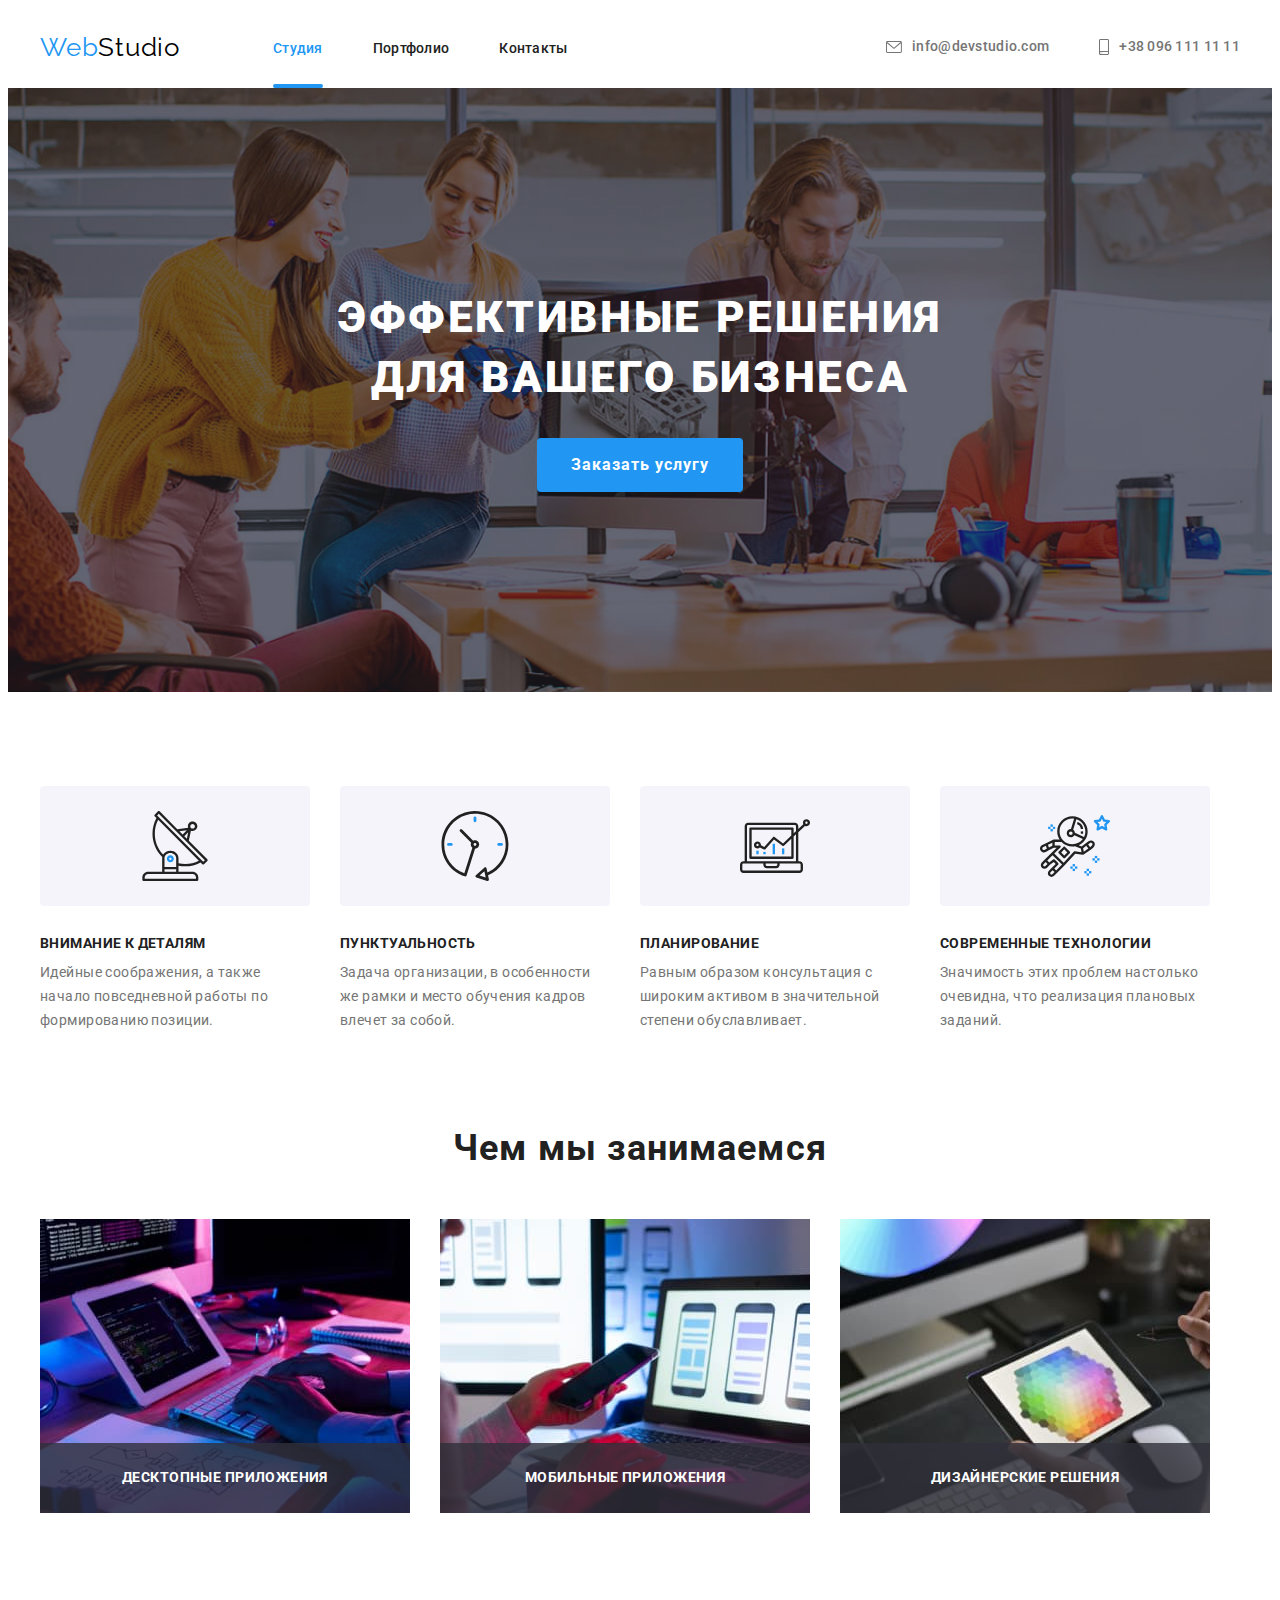
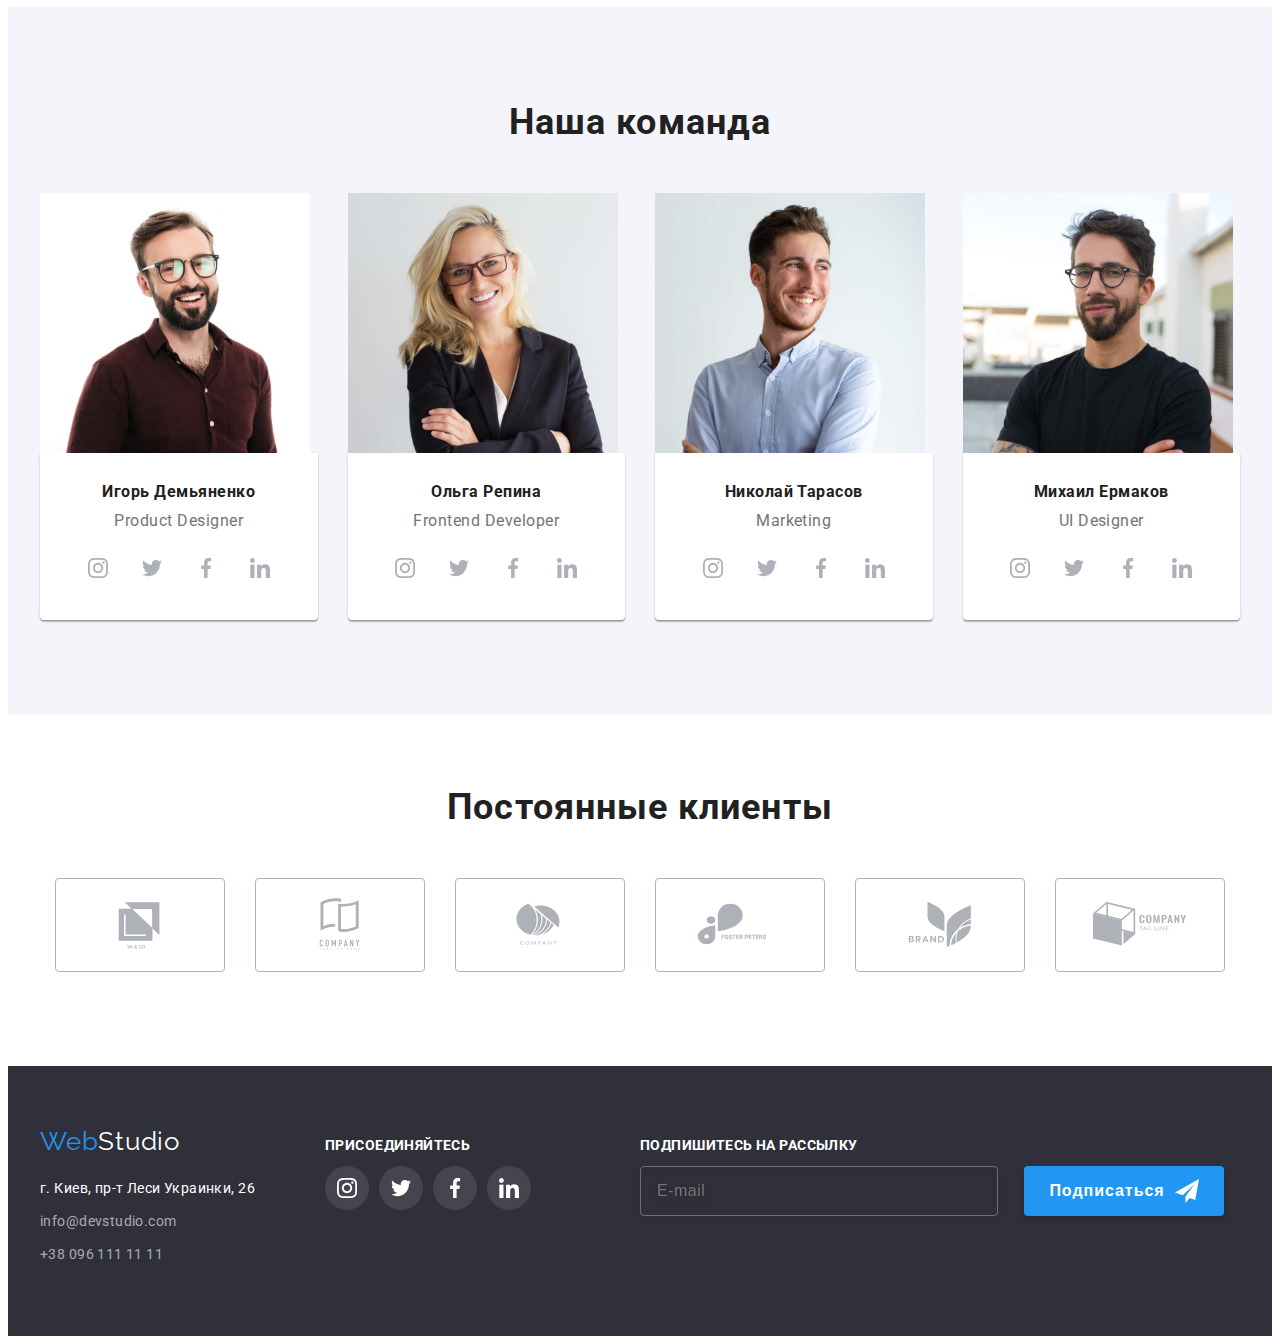
<file: index.html>
<!DOCTYPE html>
<html lang="ru">
  <head>
    <meta charset="UTF-8" />
    <meta name="viewport" content="width=device-width, initial-scale=1.0" />
    <meta http-equiv="X-UA-Compatible" content="ie=edge" />
    <title>Document</title>
    <link rel="preconnect" href="https://fonts.googleapis.com" />
    <link rel="preconnect" href="https://fonts.gstatic.com" crossorigin />
    <link
      href="https://fonts.googleapis.com/css2?family=Raleway:wght@700&family=Roboto:wght@400;500;700;900&display=swap"
      rel="stylesheet"
    />
    <link
      rel="stylesheet"
      href="https://cdnjs.cloudflare.com/ajax/libs/modern-normalize/1.1.0/modern-normalize.min.css"
      integrity="sha512-wpPYUAdjBVSE4KJnH1VR1HeZfpl1ub8YT/NKx4PuQ5NmX2tKuGu6U/JRp5y+Y8XG2tV+wKQpNHVUX03MfMFn9Q=="
      crossorigin="anonymous"
      referrerpolicy="no-referrer"
    />
    <link rel="stylesheet" href="./css/styles.css" />
  </head>

  <body>
    <!--Шапка сайта-->
    <header class="header">
      <div class="container header-container">
        <nav class="navigation">
          <a href="./index.html" class="logo">
            Web<span class="logo-blk">Studio</span>
          </a>
          <ul class="header-list list">
            <li class="header-item">
              <a href="./index.html" class="header-link current">Студия</a>
            </li>
            <li class="header-item">
              <a href="./portfolio.html" class="header-link">Портфолио</a>
            </li>
            <li class="header-item">
              <a href="" class="header-link">Контакты</a>
            </li>
          </ul>
        </nav>
        <div class="header-connect">
          <ul class="header-list list">
            <li>
              <a href="mailto:info@devstudio.com" class="header-link-mail"
                ><svg class="header-link-icon" width="16" height="12">
                  <use href="./image/icons/contact.svg#icon-envelope"></use>
                </svg>
                info@devstudio.com</a
              >
            </li>
            <li>
              <a href="tel:+380961111111" class="header-link-tel"
                ><svg class="header-link-icon" width="10" height="16">
                  <use
                    href="./image/icons/contact.svg#icon-smartphone"
                  ></use></svg
                >+38 096 111 11 11</a
              >
            </li>
          </ul>
        </div>
      </div>
    </header>
    <main>
      <!--Герой-->
      <div>
        <section class="hero">
          <div class="container">
            <div class="hero-title-container">
              <h1 class="hero-title">Эффективные решения для вашего бизнеса</h1>
            </div>
            <button type="button" class="hero-button" data-modal-open>
              Заказать услугу
            </button>
          </div>
        </section>
      </div>

      <!--Особенности-->

      <section class="features">
        <div class="container">
          <h2 class="visually-hidden">Особенности</h2>
          <ul class="features-list list">
            <li class="features-item">
              <div class="features-item-box">
                <svg class="features-item-icon" width="70" height="70">
                  <use href="./image/icons/FEATURES.svg#icon-antenna-1"></use>
                </svg>
              </div>
              <h3 class="features-subtitle">Внимание к деталям</h3>
              <p class="features-text">
                Идейные соображения, а также начало повседневной работы по
                формированию позиции.
              </p>
            </li>
            <li class="features-item">
              <div class="features-item-box">
                <svg class="features-item-icon" width="70" height="70">
                  <use href="./image/icons/FEATURES.svg#icon-clock-1"></use>
                </svg>
              </div>
              <h3 class="features-subtitle">Пунктуальность</h3>
              <p class="features-text">
                Задача организации, в особенности же рамки и место обучения
                кадров влечет за собой.
              </p>
            </li>
            <li class="features-item">
              <div class="features-item-box">
                <svg class="features-item-icon" width="70" height="70">
                  <use href="./image/icons/FEATURES.svg#icon-diagram-1"></use>
                </svg>
              </div>
              <h3 class="features-subtitle">Планирование</h3>
              <p class="features-text">
                Равным образом консультация с широким активом в значительной
                степени обуславливает.
              </p>
            </li>
            <li class="features-item">
              <div class="features-item-box">
                <svg class="features-item-icon" width="70" height="70">
                  <use href="./image/icons/FEATURES.svg#icon-astronaut-1"></use>
                </svg>
              </div>
              <h3 class="features-subtitle">Современные технологии</h3>
              <p class="features-text">
                Значимость этих проблем настолько очевидна, что реализация
                плановых заданий.
              </p>
            </li>
          </ul>
        </div>
      </section>

      <!--Чем мы занимаемся-->
      <section class="line">
        <div class="container">
          <h2 class="line-title">Чем мы занимаемся</h2>
          <ul class="line-list list">
            <li class="line-item">
              <img src="./image/box1.jpg" alt="работа с текстом" width="370" />
              <p class="line-top-text">Десктопные приложения</p>
            </li>
            <li class="line-item">
              <img src="./image/box2.jpg" alt="выбор дизайна" width="370" />
              <p class="line-top-text">Мобильные приложения</p>
            </li>
            <li class="line-item">
              <img src="./image/box3.jpg" alt="подбор цвета" width="370" />
              <p class="line-top-text">Дизайнерские решения</p>
            </li>
          </ul>
        </div>
      </section>
      <section class="about">
        <!--Команда ВебСтудио-->

        <div class="container">
          <h2 class="about-title">Наша команда</h2>
          <ul class="about-list list">
            <li class="about-item">
              <img
                src="./image/img-1.jpg"
                alt="фотография члена команды"
                width="270"
              />
              <div class="about-item-content about-frame">
                <h3 class="about-subtitle">Игорь Демьяненко</h3>
                <p class="about-text">Product Designer</p>
                <ul class="about-socials-list list">
                  <li class="about-socials-item">
                    <a href="" class="about-socials-link">
                      <svg class="about-socials-icon" width="20" height="20">
                        <use
                          href="./image/icons/socials.svg#icon-instagram-2"
                        ></use>
                      </svg>
                    </a>
                  </li>
                  <li class="about-socials-item">
                    <a href="" class="about-socials-link"
                      ><svg class="about-socials-icon" width="20" height="20">
                        <use
                          href="./image/icons/socials.svg#icon-twitter-1"
                        ></use></svg
                    ></a>
                  </li>
                  <li class="about-socials-item">
                    <a href="" class="about-socials-link">
                      <svg class="about-socials-icon" width="20" height="20">
                        <use
                          href="./image/icons/socials.svg#icon-facebook-1"
                        ></use>
                      </svg>
                    </a>
                  </li>
                  <li class="about-socials-item">
                    <a href="" class="about-socials-link">
                      <svg class="about-socials-icon" width="20" height="20">
                        <use
                          href="./image/icons/socials.svg#icon-linkedin-1"
                        ></use>
                      </svg>
                    </a>
                  </li>
                </ul>
              </div>
            </li>

            <li class="about-item">
              <img
                src="./image/img-2.jpg"
                alt="фотография члена команды"
                width="270"
              />
              <div class="about-item-content about-frame">
                <h3 class="about-subtitle">Ольга Репина</h3>
                <p class="about-text">Frontend Developer</p>
                <ul class="about-socials-list list">
                  <li class="about-socials-item">
                    <a href="" class="about-socials-link">
                      <svg class="about-socials-icon" width="20" height="20">
                        <use
                          href="./image/icons/socials.svg#icon-instagram-2"
                        ></use>
                      </svg>
                    </a>
                  </li>
                  <li class="about-socials-item">
                    <a href="" class="about-socials-link"
                      ><svg class="about-socials-icon" width="20" height="20">
                        <use
                          href="./image/icons/socials.svg#icon-twitter-1"
                        ></use></svg
                    ></a>
                  </li>
                  <li class="about-socials-item">
                    <a href="" class="about-socials-link">
                      <svg class="about-socials-icon" width="20" height="20">
                        <use
                          href="./image/icons/socials.svg#icon-facebook-1"
                        ></use>
                      </svg>
                    </a>
                  </li>
                  <li class="about-socials-item">
                    <a href="" class="about-socials-link">
                      <svg class="about-socials-icon" width="20" height="20">
                        <use
                          href="./image/icons/socials.svg#icon-linkedin-1"
                        ></use>
                      </svg>
                    </a>
                  </li>
                </ul>
              </div>
            </li>
            <li class="about-item">
              <img
                src="./image/img-3.jpg"
                alt="фотография члена команды"
                width="270"
              />
              <div class="about-item-content about-frame">
                <h3 class="about-subtitle">Николай Тарасов</h3>
                <p class="about-text">Marketing</p>
                <ul class="about-socials-list list">
                  <li class="about-socials-item">
                    <a href="" class="about-socials-link">
                      <svg class="about-socials-icon" width="20" height="20">
                        <use
                          href="./image/icons/socials.svg#icon-instagram-2"
                        ></use>
                      </svg>
                    </a>
                  </li>
                  <li class="about-socials-item">
                    <a href="" class="about-socials-link"
                      ><svg class="about-socials-icon" width="20" height="20">
                        <use
                          href="./image/icons/socials.svg#icon-twitter-1"
                        ></use></svg
                    ></a>
                  </li>
                  <li class="about-socials-item">
                    <a href="" class="about-socials-link">
                      <svg class="about-socials-icon" width="20" height="20">
                        <use
                          href="./image/icons/socials.svg#icon-facebook-1"
                        ></use>
                      </svg>
                    </a>
                  </li>
                  <li class="about-socials-item">
                    <a href="" class="about-socials-link">
                      <svg class="about-socials-icon" width="20" height="20">
                        <use
                          href="./image/icons/socials.svg#icon-linkedin-1"
                        ></use>
                      </svg>
                    </a>
                  </li>
                </ul>
              </div>
            </li>
            <li class="about-item">
              <img
                src="./image/img-4.jpg"
                alt="фотография члена команды"
                width="270"
              />
              <div class="about-item-content about-frame">
                <h3 class="about-subtitle">Михаил Ермаков</h3>
                <p class="about-text">UI Designer</p>
                <ul class="about-socials-list list">
                  <li class="about-socials-item">
                    <a href="" class="about-socials-link">
                      <svg class="about-socials-icon" width="20" height="20">
                        <use
                          href="./image/icons/socials.svg#icon-instagram-2"
                        ></use>
                      </svg>
                    </a>
                  </li>
                  <li class="about-socials-item">
                    <a href="" class="about-socials-link"
                      ><svg class="about-socials-icon" width="20" height="20">
                        <use
                          href="./image/icons/socials.svg#icon-twitter-1"
                        ></use></svg
                    ></a>
                  </li>
                  <li class="about-socials-item">
                    <a href="" class="about-socials-link">
                      <svg class="about-socials-icon" width="20" height="20">
                        <use
                          href="./image/icons/socials.svg#icon-facebook-1"
                        ></use>
                      </svg>
                    </a>
                  </li>
                  <li class="about-socials-item">
                    <a href="" class="about-socials-link">
                      <svg class="about-socials-icon" width="20" height="20">
                        <use
                          href="./image/icons/socials.svg#icon-linkedin-1"
                        ></use>
                      </svg>
                    </a>
                  </li>
                </ul>
              </div>
            </li>
          </ul>
        </div>
      </section>

      <!--Постоянные клиенты-->

      <section class="clients">
        <div class="container">
          <h2 class="clients-title">Постоянные клиенты</h2>
          <ul class="clients-list list">
            <li class="clients-item">
              <a href="" class="clients-link">
                <svg class="clients-icon" width="106" height="60">
                  <use href="./image/icons/clients.svg#icon-Logo-1"></use></svg
              ></a>
            </li>
            <li class="clients-item">
              <a href="" class="clients-link"
                ><svg class="clients-icon" width="106" height="60">
                  <use href="./image/icons/clients.svg#icon-Logo-2"></use>
                </svg>
              </a>
            </li>
            <li class="clients-item">
              <a href="" class="clients-link">
                <svg class="clients-icon" width="106" height="60">
                  <use href="./image/icons/clients.svg#icon-Logo-3"></use></svg
              ></a>
            </li>
            <li class="clients-item">
              <a href="" class="clients-link">
                <svg class="clients-icon" width="106" height="60">
                  <use href="./image/icons/clients.svg#icon-Logo-4"></use></svg
              ></a>
            </li>
            <li class="clients-item">
              <a href="" class="clients-link">
                <svg class="clients-icon" width="106" height="60">
                  <use href="./image/icons/clients.svg#icon-Logo-5"></use></svg
              ></a>
            </li>
            <li class="clients-item">
              <a href="" class="clients-link">
                <svg class="clients-icon" width="106" height="60">
                  <use href="./image/icons/clients.svg#icon-Logo-6"></use></svg
              ></a>
            </li>
          </ul>
        </div>
      </section>
    </main>

    <!-- Футер -->
    <footer>
      <div class="container footer-cont">
        <div class="footer-left-side">
          <div class="container-logo">
            <a href="./index.html" class="footer-logo">
              Web<span class="logo-wht">Studio</span>
            </a>
          </div>
          <address>
            <ul class="list">
              <li class="footer-item">
                <a
                  href="https://goo.gl/maps/s7FZJ9aVDDxHXywv8"
                  class="address"
                  target="_blank"
                  >г. Киев, пр-т Леси Украинки, 26</a
                >
              </li>
              <li class="footer-item">
                <a href="mailto:info@devstudio.com" class="footer-link-mail"
                  >info@devstudio.com</a
                >
              </li>
              <li class="footer-item">
                <a href="tel:+380961111111" class="footer-link-tel"
                  >+38 096 111 11 11</a
                >
              </li>
            </ul>
          </address>
        </div>
        <div class="footer-central-part">
          <p class="footer-right-text">присоединяйтесь</p>
          <ul class="footer-right-list list">
            <li class="footer-right-item">
              <a href="" class="footer-socials-link">
                <svg class="footer-socials-icon" width="20" height="20">
                  <use href="./image/icons/socials.svg#icon-instagram-2"></use>
                </svg>
              </a>
            </li>
            <li class="footer-right-item">
              <a href="" class="footer-socials-link">
                <svg class="footer-socials-icon" width="20" height="20">
                  <use href="./image/icons/socials.svg#icon-twitter-1"></use>
                </svg>
              </a>
            </li>
            <li class="footer-right-item">
              <a href="" class="footer-socials-link">
                <svg class="footer-socials-icon" width="20" height="20">
                  <use href="./image/icons/socials.svg#icon-facebook-1"></use>
                </svg>
              </a>
            </li>
            <li class="footer-right-item">
              <a href="" class="footer-socials-link">
                <svg class="footer-socials-icon" width="20" height="20">
                  <use href="./image/icons/socials.svg#icon-linkedin-1"></use>
                </svg>
              </a>
            </li>
          </ul>
        </div>
        <div class="footer-right-side">
          <p class="footer-right-side-text">Подпишитесь на рассылку</p>
          <form class="right-side-form">
            <div class="right-side-wrap">
              <input
                type="email"
                class="right-side-email"
                name="right-side-email"
                placeholder="E-mail"
              />
              <button type="submit" class="footer-btn">
                Подписаться
                <svg class="footer-btn-icon" width="24" height="24">
                  <use href="image/icons/contact.svg#icon-icon-send"></use>
                </svg>
              </button>
            </div>
          </form>
        </div>
      </div>
    </footer>
    <div class="backdrop is-hidden" data-modal>
      <div class="modal">
        <button type="button" class="modal-close-btn" data-modal-close>
          <svg class="modal-close-icon" width="18" height="18">
            <use href="./image/icons/contact.svg#icon-modal-close"></use>
          </svg>
        </button>
        <p class="modal-title">Оставьте свои данные, мы вам перезвоним</p>
        <form class="modal-form">
          <div class="form-field">
            <label for="user-name" class="modal-label">Имя</label>
            <div class="modal-inpup-wrap">
              <input
                type="text"
                name="user-name"
                class="modal-input"
                id="user-name"
              />
              <svg class="modal-icon" width="18" height="18">
                <use
                  href="./image/icons/contact.svg#icon-person-black-18dp-1"
                ></use>
              </svg>
            </div>
          </div>
          <div class="form-field">
            <label for="user-tel" class="modal-label">Телефон</label>
            <div class="modal-inpup-wrap">
              <input
                type="tel"
                name="user-tel"
                class="modal-input"
                id="user-tel"
              />
              <svg class="modal-icon" width="18" height="18">
                <use
                  href="./image/icons/contact.svg#icon-phone-black-18dp-1"
                ></use>
              </svg>
            </div>
          </div>
          <div class="form-field">
            <label for="user-email" class="modal-label">Почта</label>
            <div class="modal-inpup-wrap">
              <input
                type="email"
                name="user-email"
                class="modal-input"
                id="user-email"
              />
              <svg class="modal-icon" width="18" height="18">
                <use
                  href="./image/icons/contact.svg#icon-email-black-18dp-1"
                ></use>
              </svg>
            </div>
          </div>
          <div class="form-field-textarea">
            <label for="user-text" class="modal-label">Комментарий</label>
            <textarea
              name="user-text"
              id="user-text"
              class="modal-text"
              placeholder="Введите текст"
            ></textarea>
          </div>
          <div class="form-field-checkbox">
            <input
              type="checkbox"
              class="modal-check visually-hidden"
              name="modal-check"
              id="modal-check"
            />
            <label for="modal-check" class="modal-check-text"
              >Соглашаюсь с рассылкой и принимаю
              <a href="">
                <span class="modal-check-contract">Условия договора</span>
              </a>
            </label>
          </div>
          <button type="submit" class="modal-btn">Отправить</button>
        </form>
      </div>
    </div>
    <script>
      (() => {
        const refs = {
          openModalBtn: document.querySelector('[data-modal-open]'),
          closeModalBtn: document.querySelector('[data-modal-close]'),
          modal: document.querySelector('[data-modal]'),
        };

        refs.openModalBtn.addEventListener('click', toggleModal);
        refs.closeModalBtn.addEventListener('click', toggleModal);

        function toggleModal() {
          refs.modal.classList.toggle('is-hidden');
        }
      })();
    </script>
  </body>
</html>
</file>
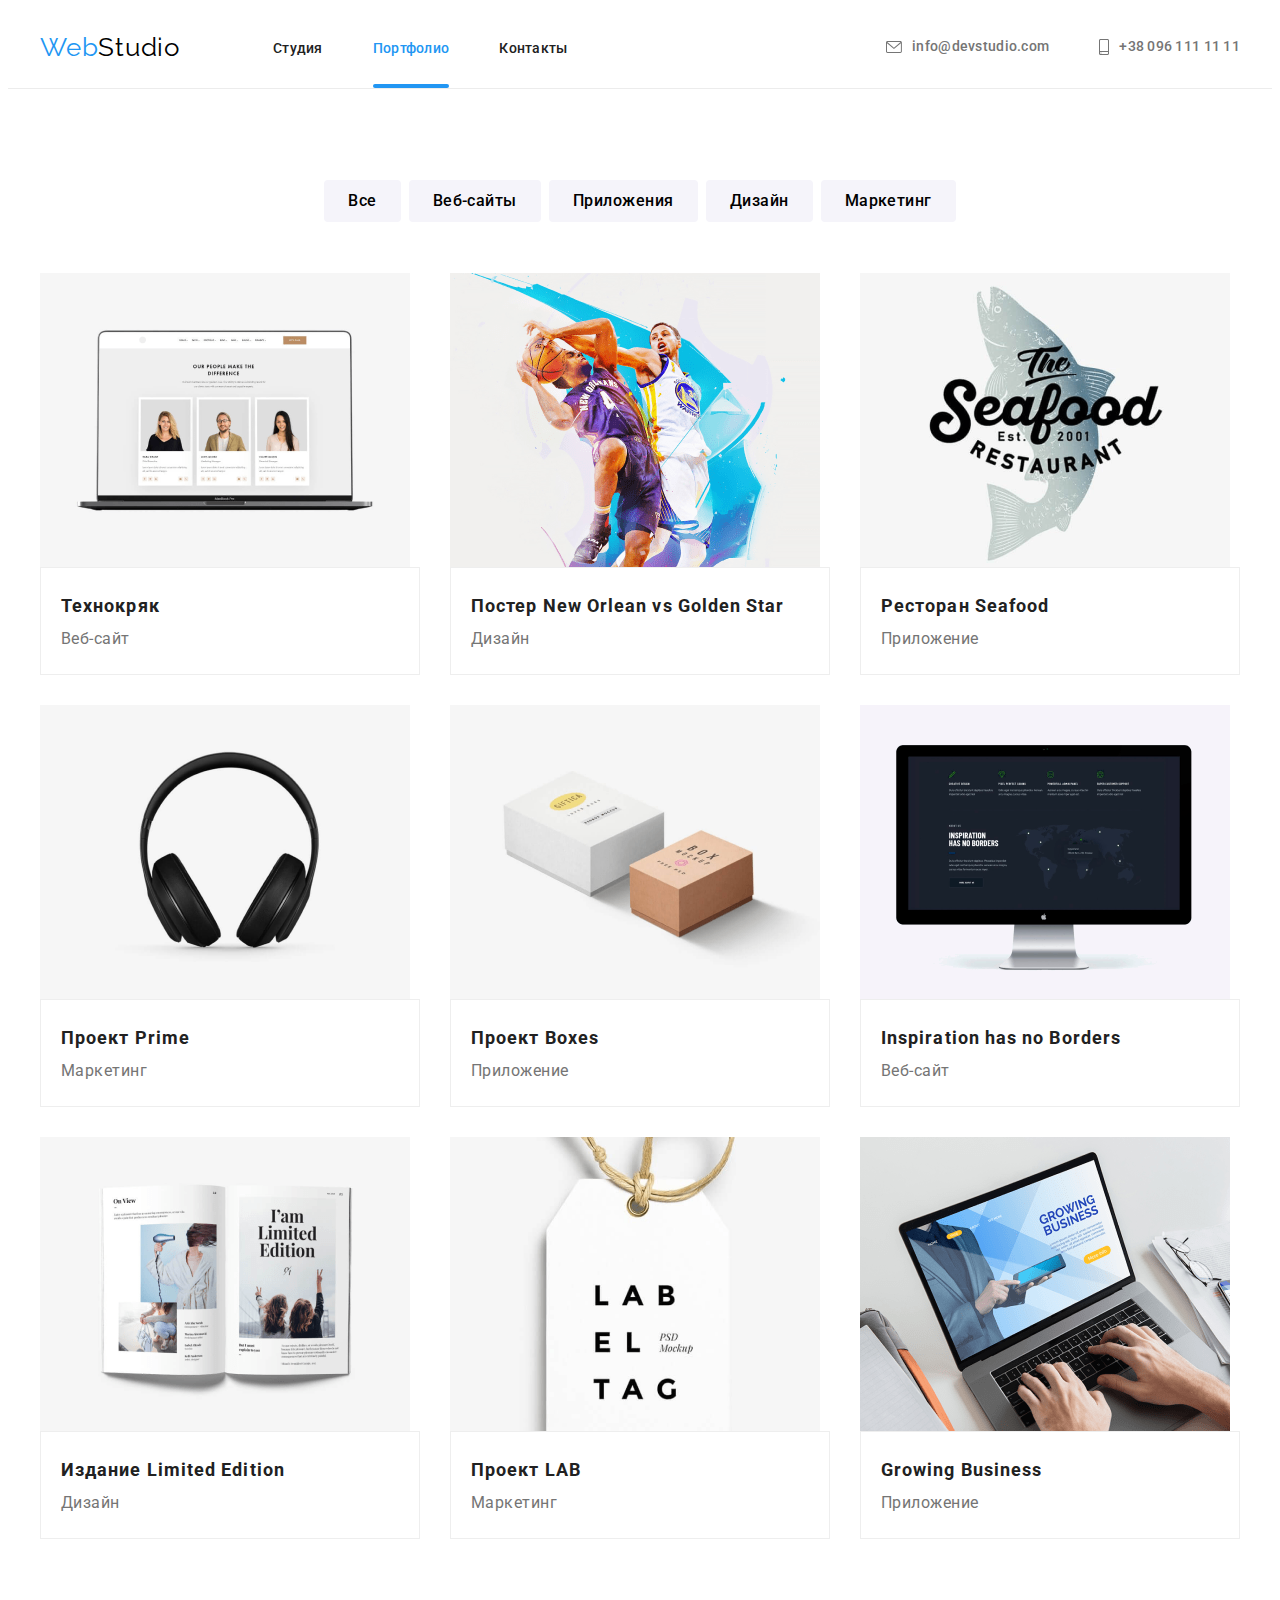
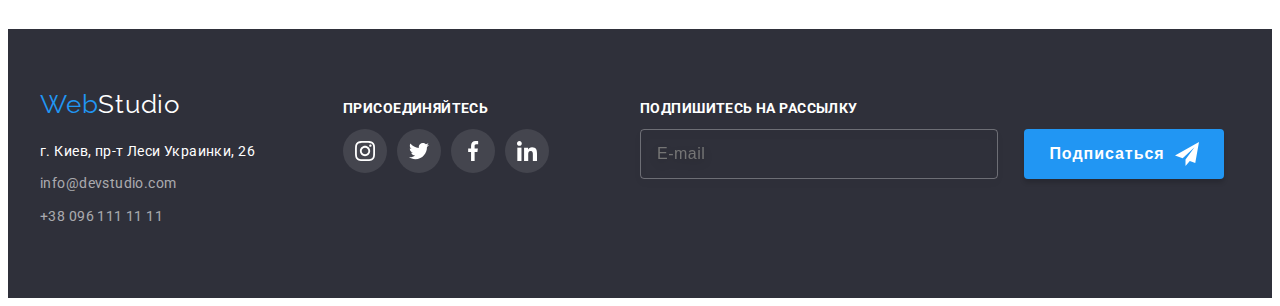
<file: portfolio.html>
<!DOCTYPE html>
<html lang="en">
  <head>
    <meta charset="UTF-8" />
    <meta http-equiv="X-UA-Compatible" content="IE=edge" />
    <meta name="viewport" content="width=device-width, initial-scale=1.0" />
    <title>Document</title>
    <link rel="preconnect" href="https://fonts.googleapis.com" />
    <link rel="preconnect" href="https://fonts.gstatic.com" crossorigin />
    <link
      href="https://fonts.googleapis.com/css2?family=Raleway:wght@700&family=Roboto:wght@400;500;700;900&display=swap"
      rel="stylesheet"
    />
    <link
      rel="stylesheet"
      href="https://cdnjs.cloudflare.com/ajax/libs/modern-normalize/1.1.0/modern-normalize.min.css"
      integrity="sha512-wpPYUAdjBVSE4KJnH1VR1HeZfpl1ub8YT/NKx4PuQ5NmX2tKuGu6U/JRp5y+Y8XG2tV+wKQpNHVUX03MfMFn9Q=="
      crossorigin="anonymous"
      referrerpolicy="no-referrer"
    />
    <link rel="stylesheet" href="./css/styles.css" />
  </head>
  <body>
    <!--Шапка сайта-->
    <header class="header box">
      <div class="container header-container">
        <nav class="navigation">
          <a href="./index.html" class="logo">
            Web<span class="logo-blk">Studio</span>
          </a>
          <ul class="header-list list">
            <li class="header-item">
              <a href="./index.html" class="header-link">Студия</a>
            </li>
            <li class="header-item">
              <a href="" class="header-link current">Портфолио</a>
            </li>
            <li class="header-item">
              <a href="" class="header-link">Контакты</a>
            </li>
          </ul>
        </nav>
        <div class="header-connect">
          <ul class="header-list list">
            <li>
              <a href="mailto:info@devstudio.com" class="header-link-mail"
                ><svg class="header-link-icon" width="16" height="12">
                  <use href="./image/icons/contact.svg#icon-envelope"></use>
                </svg>
                info@devstudio.com</a
              >
            </li>
            <li>
              <a href="tel:+380961111111" class="header-link-tel"
                ><svg class="header-link-icon" width="10" height="16">
                  <use
                    href="./image/icons/contact.svg#icon-smartphone"
                  ></use></svg
                >+38 096 111 11 11</a
              >
            </li>
          </ul>
        </div>
      </div>
    </header>
    <main>
      <!--Портфолио-->
      <section class="portfolio">
        <div class="container">
          <h1 class="visually-hidden">Наши возможности для Вас</h1>
          <h2 class="visually-hidden">Примеры работ</h2>
          <div class="buttons-container">
            <ul class="buttons-list list">
              <li class="buttons-item">
                <button type="button" class="portfolio-button">Все</button>
              </li>
              <li class="buttons-item">
                <button type="button" class="portfolio-button">
                  Веб-сайты
                </button>
              </li>
              <li class="buttons-item">
                <button type="button" class="portfolio-button">
                  Приложения
                </button>
              </li>
              <li class="buttons-item">
                <button type="button" class="portfolio-button">Дизайн</button>
              </li>
              <li class="buttons-item">
                <button type="button" class="portfolio-button">
                  Маркетинг
                </button>
              </li>
            </ul>
          </div>

          <ul class="portfolio-list list">
            <li class="portfolio-item">
              <div class="portfolio-wrap">
                <img
                  class="image"
                  src="./image/portfolio1-min.png"
                  width="370"
                  alt="лептоп с изображением веб-сайта на мониторе"
                />
                <p class="portfolio-top-text">
                  Технокряк это современная площадка распространения
                  коронавируса. Компании используют эту платформу для цифрового
                  шпионажа и атак на защищённые сервера конкурентов.
                </p>
              </div>
              <div class="portfolio-list-content frame">
                <h3 class="portfolio-subtitle">Технокряк</h3>
                <p class="portfolio-text">Веб-сайт</p>
              </div>
            </li>
            <li class="portfolio-item">
              <div class="portfolio-wrap">
                <img
                  class="image"
                  src="./image/portfolio2-min.png"
                  width="370"
                  alt="постер баскетболього матча"
                />
                <p class="portfolio-top-text">
                  Технокряк это современная площадка распространения
                  коронавируса. Компании используют эту платформу для цифрового
                  шпионажа и атак на защищённые сервера конкурентов.
                </p>
              </div>
              <div class="portfolio-list-content frame">
                <h3 class="portfolio-subtitle">
                  Постер New Orlean vs Golden Star
                </h3>
                <p class="portfolio-text">Дизайн</p>
              </div>
            </li>
            <li class="portfolio-item">
              <div class="portfolio-wrap">
                <img
                  class="image"
                  src="./image/portfolio3-min.png"
                  width="370"
                  alt="логотип ресторана Seafood"
                />
                <p class="portfolio-top-text">
                  Технокряк это современная площадка распространения
                  коронавируса. Компании используют эту платформу для цифрового
                  шпионажа и атак на защищённые сервера конкурентов.
                </p>
              </div>
              <div class="portfolio-list-content frame">
                <h3 class="portfolio-subtitle">Ресторан Seafood</h3>
                <p class="portfolio-text">Приложение</p>
              </div>
            </li>
            <li class="portfolio-item">
              <div class="portfolio-wrap">
                <img
                  class="image"
                  src="./image/portfolio4-min.png"
                  width="370"
                  alt="полноразмерные черные наушники"
                />
                <p class="portfolio-top-text">
                  Технокряк это современная площадка распространения
                  коронавируса. Компании используют эту платформу для цифрового
                  шпионажа и атак на защищённые сервера конкурентов.
                </p>
              </div>
              <div class="portfolio-list-content frame">
                <h3 class="portfolio-subtitle">Проект Prime</h3>
                <p class="portfolio-text">Маркетинг</p>
              </div>
            </li>
            <li class="portfolio-item">
              <div class="portfolio-wrap">
                <img
                  class="image"
                  src="./image/portfolio5-min.png"
                  width="370"
                  alt="две коробки"
                />
                <p class="portfolio-top-text">
                  Технокряк это современная площадка распространения
                  коронавируса. Компании используют эту платформу для цифрового
                  шпионажа и атак на защищённые сервера конкурентов.
                </p>
              </div>
              <div class="portfolio-list-content frame">
                <h3 class="portfolio-subtitle">Проект Boxes</h3>
                <p class="portfolio-text">Приложение</p>
              </div>
            </li>
            <li class="portfolio-item">
              <div class="portfolio-wrap">
                <img
                  class="image"
                  src="./image/portfolio6-min.png"
                  width="370"
                  alt="монитор десктопа с изображением веб-сайта"
                />
                <p class="portfolio-top-text">
                  Технокряк это современная площадка распространения
                  коронавируса. Компании используют эту платформу для цифрового
                  шпионажа и атак на защищённые сервера конкурентов.
                </p>
              </div>
              <div class="portfolio-list-content frame">
                <h3 class="portfolio-subtitle">Inspiration has no Borders</h3>
                <p class="portfolio-text">Веб-сайт</p>
              </div>
            </li>
            <li class="portfolio-item">
              <div class="portfolio-wrap">
                <img
                  class="image"
                  src="./image/portfolio7-min.png"
                  width="370"
                  alt="раскрытая книга"
                />
                <p class="portfolio-top-text">
                  Технокряк это современная площадка распространения
                  коронавируса. Компании используют эту платформу для цифрового
                  шпионажа и атак на защищённые сервера конкурентов.
                </p>
              </div>
              <div class="portfolio-list-content frame">
                <h3 class="portfolio-subtitle">Издание Limited Edition</h3>
                <p class="portfolio-text">Дизайн</p>
              </div>
            </li>
            <li class="portfolio-item">
              <div class="portfolio-wrap">
                <img
                  class="image"
                  src="./image/portfolio8-min.png"
                  width="370"
                  alt="бирка с лого компании"
                />
                <p class="portfolio-top-text">
                  Технокряк это современная площадка распространения
                  коронавируса. Компании используют эту платформу для цифрового
                  шпионажа и атак на защищённые сервера конкурентов.
                </p>
              </div>
              <div class="portfolio-list-content frame">
                <h3 class="portfolio-subtitle">Проект LAB</h3>
                <p class="portfolio-text">Маркетинг</p>
              </div>
            </li>
            <li class="portfolio-item">
              <div class="portfolio-wrap">
                <img
                  class="image"
                  src="./image/portfolio9-min.png"
                  width="370"
                  alt="руки человека на клавиатуре лептопа"
                />
                <p class="portfolio-top-text">
                  Технокряк это современная площадка распространения
                  коронавируса. Компании используют эту платформу для цифрового
                  шпионажа и атак на защищённые сервера конкурентов.
                </p>
              </div>
              <div class="portfolio-list-content frame">
                <h3 class="portfolio-subtitle">Growing Business</h3>
                <p class="portfolio-text">Приложение</p>
              </div>
            </li>
          </ul>
        </div>
      </section>
    </main>

    <!-- Футер -->

    <footer>
      <div class="container footer-cont">
        <div class="footer-left-side">
          <div class="container-logo">
            <a href="./index.html" class="logo">
              Web<span class="logo-wht">Studio</span>
            </a>
          </div>
          <address>
            <ul class="list">
              <li class="footer-item">
                <a
                  href="https://goo.gl/maps/s7FZJ9aVDDxHXywv8"
                  class="address"
                  target="_blank"
                  >г. Киев, пр-т Леси Украинки, 26</a
                >
              </li>
              <li class="footer-item">
                <a href="mailto:info@devstudio.com" class="footer-link-mail"
                  >info@devstudio.com</a
                >
              </li>
              <li class="footer-item">
                <a href="tel:+380961111111" class="footer-link-tel"
                  >+38 096 111 11 11</a
                >
              </li>
            </ul>
          </address>
        </div>
        <div class="footer-central-part">
          <p class="footer-right-text">присоединяйтесь</p>
          <ul class="footer-right-list list">
            <li class="footer-right-item">
              <a href="" class="footer-socials-link">
                <svg class="footer-socials-icon" width="20" height="20">
                  <use href="./image/icons/socials.svg#icon-instagram-2"></use>
                </svg>
              </a>
            </li>
            <li class="footer-right-item">
              <a href="" class="footer-socials-link">
                <svg class="footer-socials-icon" width="20" height="20">
                  <use href="./image/icons/socials.svg#icon-twitter-1"></use>
                </svg>
              </a>
            </li>
            <li class="footer-right-item">
              <a href="" class="footer-socials-link">
                <svg class="footer-socials-icon" width="20" height="20">
                  <use href="./image/icons/socials.svg#icon-facebook-1"></use>
                </svg>
              </a>
            </li>
            <li class="footer-right-item">
              <a href="" class="footer-socials-link">
                <svg class="footer-socials-icon" width="20" height="20">
                  <use href="./image/icons/socials.svg#icon-linkedin-1"></use>
                </svg>
              </a>
            </li>
          </ul>
        </div>
        <div class="footer-right-side">
          <p class="footer-right-side-text">Подпишитесь на рассылку</p>
          <form class="right-side-form">
            <div class="right-side-wrap">
              <input
                type="email"
                class="right-side-email"
                name="right-side-email"
                placeholder="E-mail"
              />
              <button type="submit" class="footer-btn">
                Подписаться
                <svg class="footer-btn-icon" width="24" height="24">
                  <use href="image/icons/contact.svg#icon-icon-send"></use>
                </svg>
              </button>
            </div>
          </form>
        </div>
      </div>
    </footer>
  </body>
</html>
</file>
<file: css/styles.css>
p,
h1,
h2,
h3,
h4,
h5,
h6 {
  margin: 0;
}

ul {
  margin: 0;
  padding: 0;
}

button {
  cursor: pointer;
}

body {
  font-family: Roboto, sans-serif;
  color: #212121;
}

main {
  color: #212121;
}

a {
  text-decoration: none;
}

img {
  display: block;
}

.container {
  width: 1200px;
  padding-left: 15px;
  padding-right: 15px;
  margin: 0 auto;
}

.list {
  list-style: none;
}

:root {
  --accent-color: #2196f3;
  --text-color: #757575;
}
.visually-hidden {
  position: absolute;
  white-space: nowrap;
  width: 1px;
  height: 1px;
  overflow: hidden;
  border: 0;
  padding: 0;
  clip: rect(0 0 0 0);
  clip-path: inset(50%);
  margin: -1px;
}

/* -- HEADER -- */

header {
  padding-top: 24px;
  padding-bottom: 25px;
  margin: 0 auto;
}

.logo {
  font-family: Raleway, sans-serif;
  font-size: 26px;
  line-height: 1.19;
  letter-spacing: 0.03em;
  color: #2196f3;
  margin-right: 93px;
}

.logo-blk {
  color: #000000;
}

.logo-wht {
  color: #ffffff;
}

.header-container {
  display: flex;
  align-items: center;
}

.navigation {
  display: flex;
  align-items: center;
}

.header-list {
  display: flex;
  margin-left: auto;
}

.header-item + .header-item {
  margin-left: 50px;
}

.header-connect {
  margin-left: auto;
}

.header-link {
  font-weight: 500;
  font-size: 14px;
  line-height: 1.14;
  letter-spacing: 0.02em;
  color: #212121;

  transition: color 250ms cubic-bezier(0.4, 0, 0.2, 1);
}

.header-link:hover,
.header-link:focus {
  color: var(--accent-color);
}

.header-link-active {
  color: var(--accent-color);
}

.header-link-icon {
  fill: var(--text-color);

  transition: fill 250ms cubic-bezier(0.4, 0, 0.2, 1);
}

.header-link-tel:hover .header-link-icon,
.header-link-tel:focus .header-link-icon {
  fill: var(--accent-color);
}

.header-link-mail:hover .header-link-icon,
.header-link-mail:focus .header-link-icon {
  fill: var(--accent-color);
}

.header-link-icon {
  margin-right: 10px;
}

.header-link-tel,
.header-link-mail {
  font-weight: 500;
  font-style: normal;
  font-size: 14px;
  line-height: 1.14;
  letter-spacing: 0.02em;
  color: var(--text-color);
  display: flex;
  align-items: center;

  transition: color 250ms cubic-bezier(0.4, 0, 0.2, 1);
}

.header-link-tel:hover,
.header-link-tel:focus {
  color: var(--accent-color);
}

.header-link-mail:hover,
.header-link-mail:focus {
  color: var(--accent-color);
}

.header-link-tel {
  margin-left: 50px;
}

/* ------- HERO ------- */

.hero {
  background: #2f303a;
  background-image: linear-gradient(
      rgba(47, 48, 58, 0.4),
      rgba(47, 48, 58, 0.4)
    ),
    url(../image/hero-bg.jpg);
  background-repeat: no-repeat;
  background-position: center;
  background-size: cover;
  display: flex;
  padding-top: 200px;
  padding-bottom: 200px;
  text-align: center;
  align-items: center;
  max-width: 1600px;
  margin: 0 auto;
}

.hero-title-container {
  max-width: 696px;
  margin: 0 auto;
}

.hero-title {
  font-weight: 900;
  font-size: 44px;
  line-height: 1.36;
  letter-spacing: 0.06em;
  text-transform: uppercase;
  color: #ffffff;
  margin-bottom: 30px;
}

.hero-button {
  font-family: inherit;
  background: var(--accent-color);
  font-weight: 700;
  font-size: 16px;
  line-height: 1.87;
  letter-spacing: 0.06em;
  cursor: pointer;
  color: #ffffff;
  border-color: transparent;
  border-radius: 4px;
  display: block;
  margin: 0 auto;
  padding: 10px 32px;
}

/* ------- FEATURES ------- */

.features {
  padding-top: 94px;
  padding-bottom: 94px;
}

.features-list {
  display: flex;
}

.features-item-box {
  background-color: #f5f4fa;
  border-radius: 4px;
  display: flex;
  align-items: center;
  justify-content: center;
  padding-top: 25px;
  padding-bottom: 25px;
  margin-bottom: 30px;
}

.features-item {
  width: 270px;
}

.features-item + .features-item {
  margin-left: 30px;
}

.features-subtitle {
  font-size: 14px;
  line-height: 1.14;
  letter-spacing: 0.03em;
  text-transform: uppercase;
}

.features-subtitle {
  margin-bottom: 10px;
}

.features-text {
  font-size: 14px;
  line-height: 1.71;
  letter-spacing: 0.03em;
  color: var(--text-color);
}

/* ------- LINE ------- */

.line {
  padding-bottom: 94px;
}

.line-list {
  display: flex;
}

.line-title,
.about-title {
  font-size: 36px;
  line-height: 42px;
  text-align: center;
  letter-spacing: 0.03em;
  margin-bottom: 50px;
}

.line-item + .line-item {
  margin-left: 30px;
}

.line-item {
  width: 370px;
  position: relative;
}

.line-top-text {
  font-weight: 700;
  font-size: 14px;
  line-height: 1.14;
  text-align: center;
  letter-spacing: 0.03em;
  text-transform: uppercase;
  color: #ffffff;
  position: absolute;
  bottom: 0;
  left: 0;
  background-color: rgba(47, 48, 58, 0.8);
  width: 100%;
  padding-top: 27px;
  padding-bottom: 27px;
}

/* ------- ABOUT ------- */

.about {
  background-color: #f5f4fa;
  padding-top: 94px;
  padding-bottom: 94px;
}

.about-list {
  display: flex;
  margin-left: -30px;
}

.about-item-content {
  background-color: #ffffff;
  padding-top: 30px;
  padding-bottom: 30px;
}

.about-item {
  width: calc(100% / 3 - 30px);
  margin-left: 30px;
}

.about-subtitle {
  font-style: normal;
  font-size: 16px;
  line-height: 1.18;
  text-align: center;
  letter-spacing: 0.03em;
  margin-bottom: 10px;
}

.about-text,
.portfolio-text {
  font-size: 16px;
  line-height: 1.18;
  text-align: center;
  letter-spacing: 0.03em;
  color: var(--text-color);
}

.about-text {
  display: block;
  margin-bottom: 15px;
}

.about-socials-list {
  display: flex;
  justify-content: center;
}

.about-socials-link {
  width: 44px;
  height: 44px;
  background-color: #ffffff;
  border-radius: 50%;
  display: flex;
  align-items: center;
  justify-content: center;

  transition-property: background-color;
  transition-duration: 250ms;
  transition-timing-function: cubic-bezier(0.4, 0, 0.2, 1);
}

.about-socials-link:hover,
.about-socials-link:focus {
  background-color: var(--accent-color);
}

.about-socials-link:hover .about-socials-icon,
.about-socials-link:focus .about-socials-icon {
  fill: #ffffff;
}

.about-socials-item + .about-socials-item {
  margin-left: 10px;
}

.about-socials-icon {
  fill: #afb1b8;
}

.clients-title {
  font-size: 36px;
  line-height: 42px;
  text-align: center;
  letter-spacing: 0.03em;
  margin-bottom: 50px;
}

.about-frame {
  box-shadow: 0px 1px 3px rgba(0, 0, 0, 0.12), 0px 1px 1px rgba(0, 0, 0, 0.14),
    0px 2px 1px rgba(0, 0, 0, 0.2);
  border-radius: 0px 0px 4px 4px;
}

/* ------- CLIENTS ------- */

.clients {
  padding-bottom: 94px;
  padding-top: 72px;
}

.clients-item + .clients-item {
  margin-left: 30px;
}

.clients-list {
  display: flex;
  justify-content: center;
}

.clients-link {
  border: 1px solid #afb1b8;
  border-radius: 4px;
  padding: 16px 31px;
  color: #afb1b8;
  display: flex;
  align-items: center;
  justify-content: center;

  transition: color 250ms cubic-bezier(0.4, 0, 0.2, 1),
    border-color 250ms cubic-bezier(0.4, 0, 0.2, 1);
}

.clients-icon {
  fill: currentColor;
}

.clients-link:hover,
.clients-link:focus {
  color: var(--accent-color);
  border-color: var(--accent-color);
}

/* ----- FOOTER ----- */

footer {
  background-color: #2f303a;
  padding-bottom: 60px;
  padding-top: 60px;
  margin: 0 auto;
}

.footer-cont {
  display: flex;
  align-items: baseline;
}

.footer-logo {
  font-family: Raleway, sans-serif;
  font-size: 26px;
  line-height: 1.19;
  letter-spacing: 0.03em;
  color: #2196f3;
}

.container-logo {
  margin-bottom: 20px;
}

.address {
  font-style: normal;
  font-weight: 400;
  font-size: 14px;
  line-height: 1.71;
  letter-spacing: 0.03em;
  color: #ffffff;

  transition: color 250ms cubic-bezier(0.4, 0, 0.2, 1);
}

.footer-link-tel,
.footer-link-mail {
  font-style: normal;
  font-weight: 400;
  font-size: 14px;
  line-height: 1.71;
  letter-spacing: 0.03em;
  color: rgba(255, 255, 255, 0.6);

  transition: color 250ms cubic-bezier(0.4, 0, 0.2, 1);
}

.footer-link-tel:hover,
.footer-link-tel:focus {
  color: var(--accent-color);
}

.address:hover,
.address:focus {
  color: var(--accent-color);
}

.footer-link-mail:hover,
.footer-link-mail:focus {
  color: var(--accent-color);
}

.footer-item {
  margin-bottom: 9px;
}

.footer-central-part {
  width: 206px;
  margin-left: 70px;
}

.footer-right-text,
.footer-right-side-text {
  font-weight: bold;
  font-style: normal;
  font-size: 14px;
  line-height: 1.14px;
  letter-spacing: 0.03em;
  text-transform: uppercase;
  color: #ffffff;
  display: block;
  margin-bottom: 20px;
}

.footer-right-list {
  display: flex;
  justify-content: left;
}

.footer-socials-link {
  width: 44px;
  height: 44px;
  background-color: rgba(255, 255, 255, 0.1);
  border-radius: 50%;
  display: flex;
  align-items: center;
  justify-content: center;

  transition-property: background-color;
  transition-duration: 250ms;
  transition-timing-function: cubic-bezier(0.4, 0, 0.2, 1);
}

.footer-right-item {
  margin-right: 10px;
}

.footer-socials-link:hover,
.footer-socials-link:focus {
  background-color: var(--accent-color);
}

.footer-socials-link:hover .footer-socials-icon {
  fill: #ffffff;
}

.footer-socials-icon {
  fill: #ffffff;
}

.right-side-wrap {
  display: flex;
  justify-content: center;
}

.footer-right-side {
  margin-left: auto;
  width: calc(100% / 2);
  padding-left: 15px;
}

.right-side-email {
  width: 358px;
  height: 50px;
  font-weight: 400;
  font-size: 16px;
  line-height: 1.25;
  letter-spacing: 0.03em;
  color: rgba(255, 255, 255, 0.6);
  padding-left: 16px;
  border: 1px solid rgba(255, 255, 255, 0.3);
  box-sizing: border-box;
  filter: drop-shadow(0px 4px 4px rgba(0, 0, 0, 0.15));
  border-radius: 4px;
  background-color: transparent;
  outline: none;
  margin-right: 10px;
}

.footer-btn {
  width: 200px;
  height: 50px;
  background: var(--accent-color);
  font-weight: 700;
  font-size: 16px;
  line-height: 1.87;
  letter-spacing: 0.06em;
  cursor: pointer;
  color: #ffffff;
  border-color: transparent;
  border-radius: 4px;
  box-shadow: 0px 4px 4px rgba(0, 0, 0, 0.15);
  display: flex;
  align-items: center;
  justify-content: center;
  margin: 0 auto;
}

.footer-btn-icon {
  margin-left: 10px;
}

/* ----- Портфолио ----- */

.box {
  border-bottom-width: 1px;
  border-bottom-style: solid;
  border-bottom-color: #ececec;
}

.portfolio {
  padding-top: 91px;
  padding-bottom: 90px;
}

.portfolio-button {
  font-family: inherit;
  font-style: normal;
  font-weight: 500;
  font-size: 16px;
  line-height: 1.62;
  text-align: center;
  letter-spacing: 0.03em;
  background: #f5f4fa;
  border-radius: 4px;
  border-color: transparent;
  padding: 6px 22px;

  transition-property: background-color;
  transition-duration: 250ms;
  transition-timing-function: cubic-bezier(0.4, 0, 0.2, 1);
}

.buttons-container {
  margin-bottom: 51px;
}

.buttons-list {
  display: flex;
  justify-content: center;
}

.buttons-item + .buttons-item {
  margin-left: 8px;
}

.portfolio-button:hover,
.portfolio-button:focus {
  background-color: var(--accent-color);
  color: #ffffff;
  box-shadow: 0px 3px 1px rgba(0, 0, 0, 0.1), 0px 1px 2px rgba(0, 0, 0, 0.08),
    0px 2px 2px rgba(0, 0, 0, 0.12);
}

.image {
  display: block;
  max-width: 100%;
  height: auto;
}

.frame {
  border: 1px solid #eeeeee;
}

.portfolio-list {
  display: flex;
  margin-left: -30px;
  flex-wrap: wrap;
}

.portfolio-item {
  background: #ffffff;
  width: calc(100% / 3 - 30px);
  margin-left: 30px;
  position: relative;
}

.portfolio-wrap {
  position: relative;
  overflow: hidden;
}

.portfolio-top-text {
  position: absolute;
  top: 0;
  left: 0;
  font-weight: 400;
  font-size: 18px;
  line-height: 1.56;
  letter-spacing: 0.03em;
  color: #ffffff;
  background: rgba(33, 150, 243, 0.9);
  padding: 63px 24px;
  height: 100%;
  transform: translateY(101%);
  transition: transform 250ms cubic-bezier(0.4, 0, 0.2, 1);
}

.portfolio-item:hover .portfolio-top-text {
  transform: translateY(0);
}

.portfolio-item:nth-last-child(n + 4) {
  margin-bottom: 30px;
}

.portfolio-item:hover,
.portfolio-item:focus {
  box-shadow: 0px 1px 1px rgba(0, 0, 0, 0.12), 0px 4px 4px rgba(0, 0, 0, 0.06),
    1px 4px 6px rgba(0, 0, 0, 0.16);
}

.portfolio-subtitle {
  font-size: 18px;
  line-height: 2;
  letter-spacing: 0.06em;
}

.portfolio-list-content {
  padding: 20px;
}

.portfolio-text {
  line-height: 1.87;
  text-align: left;
}

.current {
  color: var(--accent-color);
  position: relative;
}

.current::after {
  content: '';
  width: 100%;
  height: 4px;
  position: absolute;
  background-color: var(--accent-color);
  border-radius: 2px;
  left: 0;
  bottom: -32px;
}

.backdrop {
  width: 100vw;
  height: 100vh;
  background-color: rgba(0, 0, 0, 0.2);
  position: fixed;
  top: 0;

  opacity: 1;
  transition: opacity 250ms cubic-bezier(0.4, 0, 0.2, 1);
}

.backdrop.is-hidden .modal {
  transform: translate(-50%, -50%) scale(0.7);
}

/* ------- Modal ------ */

.modal {
  width: 528px;
  min-height: 581px;
  background: #ffffff;
  box-shadow: 0px 1px 3px rgba(0, 0, 0, 0.12), 0px 1px 1px rgba(0, 0, 0, 0.14),
    0px 2px 1px rgba(0, 0, 0, 0.2);
  border-radius: 4px;
  position: absolute;
  top: 50%;
  left: 50%;

  transform: translate(-50%, -50%) scale(1);

  transition: transform 250ms cubic-bezier(0.4, 0, 0.2, 1);

  padding: 40px;
}

.modal-close-btn {
  width: 30px;
  height: 30px;
  border-radius: 50%;
  background-color: transparent;
  border: 1px solid rgba(0, 0, 0, 0.1);
  position: absolute;
  top: 8px;
  right: 8px;
  display: flex;
  align-items: center;
  justify-content: center;

  transition: fill 250ms cubic-bezier(0.4, 0, 0.2, 1);
}

.modal-close-btn:hover {
  fill: var(--accent-color);
}

.is-hidden {
  opacity: 0;
  pointer-events: none;
  visibility: hidden;
}

.modal-title {
  font-style: normal;
  font-weight: 700;
  font-size: 20px;
  line-height: 1.15;
  text-align: center;
  letter-spacing: 0.03em;
  color: #212121;
  margin-bottom: 12px;
}

.modal-label {
  font-weight: normal;
  font-size: 12px;
  line-height: 1.16;
  letter-spacing: 0.01em;
  color: #757575;
}

.modal-inpup-wrap {
  margin-top: 4px;
  position: relative;
}

.form-field {
  margin-bottom: 10px;
}

.modal-input {
  width: 100%;
  height: 40px;
  border: 1px solid rgba(33, 33, 33, 0.2);
  box-sizing: border-box;
  border-radius: 4px;
  outline: none;
  padding-left: 40px;

  transition: border-color 250ms cubic-bezier(0.4, 0, 0.2, 1);
}

.modal-input:hover,
.modal-input:focus {
  border-color: var(--accent-color);
}

.modal-input:hover + .modal-icon {
  fill: var(--accent-color);
}

.modal-input:focus + .modal-icon {
  fill: var(--accent-color);
}

.modal-icon {
  position: absolute;
  left: 12px;
  top: 50%;
  transform: translateY(-50%);

  transition: fill 250ms cubic-bezier(0.4, 0, 0.2, 1);
}

.modal-text {
  width: 100%;
  height: 120px;
  padding: 12px;
  border: 1px solid rgba(33, 33, 33, 0.2);
  box-sizing: border-box;
  border-radius: 4px;
  resize: none;
  margin-top: 4px;
}

.modal-text::placeholder {
  font-weight: 400;
  font-size: 12px;
  line-height: 1.16s;
  letter-spacing: 0.01em;
  color: rgba(117, 117, 117, 0.5);
}

.modal-check-text,
.modal-check-contract {
  font-weight: 400;
  font-size: 14px;
  line-height: 1.71;
  letter-spacing: 0.03em;
  color: var(--text-color);
  display: flex;
  align-items: center;
}

.modal-check-text::before {
  content: '';
  width: 16px;
  height: 15px;
  border: 2px solid #212121;
  border-radius: 2px;
  display: block;
  margin-right: 7px;
}

.modal-check:checked + .modal-check-text::before {
  background-color: var(--accent-color);
  background-image: url(../image/icons/modal-icon.svg);
  background-repeat: no-repeat;
  background-position: center;
  border: none;
}

.modal-check-contract {
  color: var(--accent-color);
  text-decoration-line: underline;
  margin-left: 3px;
}

.form-field-checkbox {
  margin-top: 15px;
  margin-bottom: 25px;
}

.modal-btn {
  font-family: inherit;
  background: var(--accent-color);
  font-weight: 700;
  font-size: 16px;
  line-height: 1.87;
  letter-spacing: 0.06em;
  cursor: pointer;
  color: #ffffff;
  border-color: transparent;
  border-radius: 4px;
  box-shadow: 0px 4px 4px rgba(0, 0, 0, 0.15);
  display: block;
  margin: 0 auto;
  padding: 10px 55px;
}
</file>
